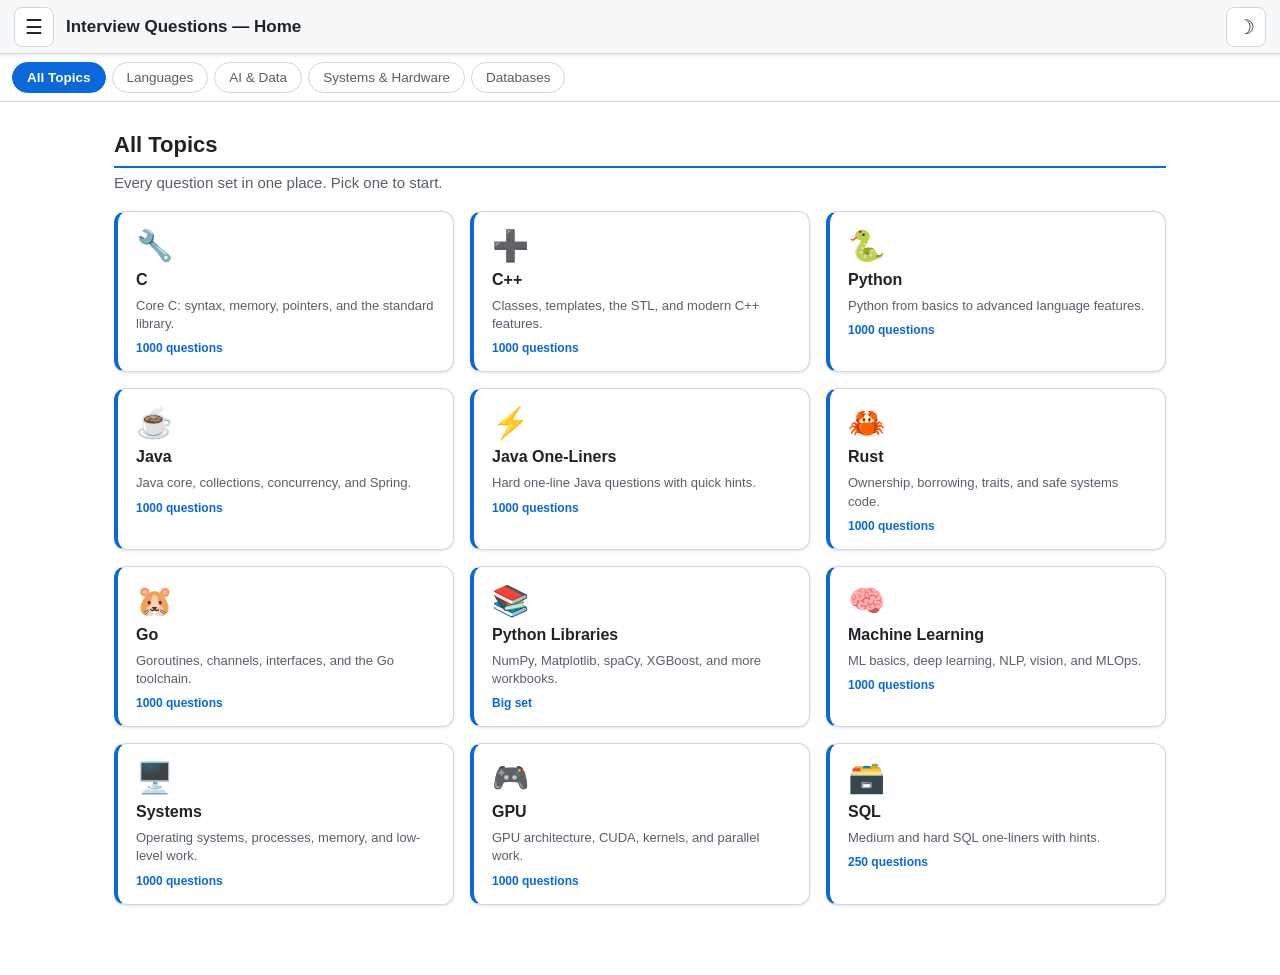
<file: index.html>
<!DOCTYPE html>
<html lang="en">
<head>
<meta charset="UTF-8">
<meta name="viewport" content="width=device-width, initial-scale=1.0">
<title>Interview Questions — Home</title>
<link rel="icon" type="image/png" href="images/favicon.png">
<style>
  :root {
    --bg: #ffffff;
    --fg: #1f2328;
    --muted: #57606a;
    --card-bg: #ffffff;
    --border: #d0d7de;
    --accent: #0969da;
    --accent-soft: #ddf4ff;
    --bar-bg: #f6f8fa;
    --shadow: rgba(27, 31, 36, 0.12);
  }
  html.dark {
    --bg: #0d1117;
    --fg: #e6edf3;
    --muted: #9198a1;
    --card-bg: #161b22;
    --border: #30363d;
    --accent: #58a6ff;
    --accent-soft: #12283f;
    --bar-bg: #161b22;
    --shadow: rgba(0, 0, 0, 0.5);
  }
  * { box-sizing: border-box; }
  body {
    margin: 0;
    font-family: -apple-system, BlinkMacSystemFont, "Segoe UI", Ubuntu, "Droid Sans", sans-serif;
    background: var(--bg);
    color: var(--fg);
    transition: background 0.2s ease, color 0.2s ease;
  }

  /* top bar */
  #topbar {
    position: fixed; top: 0; left: 0; right: 0; height: 54px;
    display: flex; align-items: center; gap: 12px; padding: 0 14px;
    background: var(--bar-bg); border-bottom: 1px solid var(--border);
    box-shadow: 0 1px 4px var(--shadow); z-index: 1000;
  }
  #title { flex: 1; font-size: 17px; font-weight: 600; white-space: nowrap; overflow: hidden; text-overflow: ellipsis; }
  .iconbtn {
    width: 40px; height: 40px; flex: 0 0 auto;
    display: flex; align-items: center; justify-content: center;
    font-size: 20px; line-height: 1; cursor: pointer;
    border: 1px solid var(--border); border-radius: 8px;
    background: var(--card-bg); color: var(--fg);
    transition: background 0.15s ease, transform 0.1s ease;
  }
  .iconbtn:hover { background: var(--accent-soft); }
  .iconbtn:active { transform: scale(0.94); }

  /* tab strip */
  #tabbar {
    position: fixed; top: 54px; left: 0; right: 0;
    display: flex; gap: 6px; padding: 8px 12px; overflow-x: auto;
    background: var(--bg); border-bottom: 1px solid var(--border);
    z-index: 999; scrollbar-width: thin;
  }
  #tabbar::-webkit-scrollbar { height: 8px; }
  #tabbar::-webkit-scrollbar-thumb { background: var(--border); border-radius: 4px; }
  .tab {
    flex: 0 0 auto; max-width: 260px; padding: 7px 14px; font-size: 13.5px;
    font-family: inherit; white-space: nowrap; cursor: pointer;
    border: 1px solid var(--border); border-radius: 999px;
    background: var(--card-bg); color: var(--muted); transition: all 0.15s ease;
  }
  .tab:hover { color: var(--fg); border-color: var(--accent); }
  .tab.active { background: var(--accent); border-color: var(--accent); color: #fff; font-weight: 600; }

  /* panels */
  main { padding: 128px 24px 70px; max-width: 1100px; margin: 0 auto; }
  .panel { display: none; animation: fade 0.25s ease; }
  .panel.active { display: block; }
  @keyframes fade { from { opacity: 0; transform: translateY(6px); } to { opacity: 1; transform: translateY(0); } }
  .lead { color: var(--muted); font-size: 15px; margin: 0 0 20px; }
  .panel h2 { margin: 4px 0 6px; font-size: 22px; border-bottom: 2px solid var(--accent); padding-bottom: 8px; }

  /* card grid */
  .grid { display: grid; grid-template-columns: repeat(auto-fill, minmax(260px, 1fr)); gap: 16px; }
  .card {
    display: flex; flex-direction: column; gap: 8px;
    padding: 16px 18px; text-decoration: none; color: inherit;
    background: var(--card-bg); border: 1px solid var(--border);
    border-left: 4px solid var(--accent); border-radius: 12px;
    box-shadow: 0 1px 3px var(--shadow); transition: transform 0.12s ease, box-shadow 0.12s ease, border-color 0.12s ease;
  }
  .card:hover { transform: translateY(-3px); box-shadow: 0 6px 16px var(--shadow); border-left-color: var(--accent); }
  .card .emoji { font-size: 30px; }
  .card .name { font-size: 16px; font-weight: 600; }
  .card .desc { font-size: 13px; color: var(--muted); line-height: 1.4; }
  .card .count { font-size: 12px; font-weight: 600; color: var(--accent); }

  /* drawer */
  #overlay { position: fixed; inset: 0; background: rgba(0,0,0,0.45); opacity: 0; visibility: hidden; transition: opacity 0.2s ease, visibility 0.2s ease; z-index: 1001; }
  #overlay.open { opacity: 1; visibility: visible; }
  #drawer {
    position: fixed; top: 0; left: 0; bottom: 0; width: 300px; max-width: 84vw;
    background: var(--bg); border-right: 1px solid var(--border);
    box-shadow: 2px 0 16px var(--shadow); transform: translateX(-105%);
    transition: transform 0.22s ease; z-index: 1002; display: flex; flex-direction: column;
  }
  #drawer.open { transform: translateX(0); }
  #drawer-head { padding: 16px 18px; font-size: 15px; font-weight: 600; border-bottom: 1px solid var(--border); }
  #drawer-list { list-style: none; margin: 0; padding: 8px; overflow-y: auto; }
  #drawer-list li { padding: 10px 14px; margin: 3px 0; border-radius: 8px; cursor: pointer; font-size: 14px; border: 1px solid transparent; }
  #drawer-list li:hover { background: var(--accent-soft); }
  #drawer-list li.active { background: var(--accent-soft); border-color: var(--accent); font-weight: 600; }
  #drawer-list li .num { display: inline-block; min-width: 22px; color: var(--accent); font-weight: 700; }

  /* phone layout: one column of cards, bigger tap targets, smaller heading */
  @media (max-width: 768px) {
    html, body { max-width: 100%; overflow-x: hidden; }
    main { padding: 122px 12px 50px; max-width: 100%; }
    .grid { grid-template-columns: 1fr; gap: 12px; }
    .panel h2 { font-size: 1.35rem; }
    .lead { font-size: 16px; line-height: 1.5; }
    .card { padding: 14px 16px; }
    .card .desc { font-size: 14px; }
    #topbar { gap: 8px; padding: 0 10px; }
    .iconbtn { width: 44px; height: 44px; }
    #title { min-width: 0; }
    .tab { padding: 10px 14px; }
    #drawer-list li { padding: 12px 14px; }
  }
  @media (max-width: 480px) {
    main { padding: 118px 10px 40px; }
    .panel h2 { font-size: 1.25rem; }
  }
</style>
</head>
<body>
<div id="topbar">
  <button id="hamburger" class="iconbtn" aria-label="Open menu">&#9776;</button>
  <div id="title">Interview Questions — Home</div>
  <button id="theme" class="iconbtn" aria-label="Toggle dark mode">&#9789;</button>
</div>
<nav id="tabbar"></nav>
<div id="overlay"></div>
<aside id="drawer">
  <div id="drawer-head">All Sections</div>
  <ul id="drawer-list"></ul>
</aside>
<main id="panels"></main>
<script>
(function () {
  // Every question set. "file" is the exact HTML file name in this folder.
  var FILES = [
    { file: "01 C_1000_Interview_Questions.html",                 emoji: "\uD83D\uDD27", name: "C",                 count: "1000 questions", desc: "Core C: syntax, memory, pointers, and the standard library.", tags: ["lang"] },
    { file: "02 Cpp_1000_Interview_Questions.html",               emoji: "\u2795",       name: "C++",               count: "1000 questions", desc: "Classes, templates, the STL, and modern C++ features.", tags: ["lang"] },
    { file: "03 Python_1000_Interview_Questions.html",            emoji: "\uD83D\uDC0D", name: "Python",            count: "1000 questions", desc: "Python from basics to advanced language features.", tags: ["lang"] },
    { file: "04 Java_1000_Interview_Questions.html",              emoji: "\u2615",       name: "Java",              count: "1000 questions", desc: "Java core, collections, concurrency, and Spring.", tags: ["lang"] },
    { file: "04A Java one-liner hard interview questions.html",   emoji: "\u26A1",       name: "Java One-Liners",   count: "1000 questions", desc: "Hard one-line Java questions with quick hints.", tags: ["lang"] },
    { file: "06 Rust_1000_Interview_Questions.html",              emoji: "\uD83E\uDD80", name: "Rust",              count: "1000 questions", desc: "Ownership, borrowing, traits, and safe systems code.", tags: ["lang"] },
    { file: "07 Go_1000_Interview_Questions.html",                emoji: "\uD83D\uDC39", name: "Go",                count: "1000 questions", desc: "Goroutines, channels, interfaces, and the Go toolchain.", tags: ["lang"] },
    { file: "05 Python_Libraries_1000_Interview_Questions.html",  emoji: "\uD83D\uDCDA", name: "Python Libraries",  count: "Big set",        desc: "NumPy, Matplotlib, spaCy, XGBoost, and more workbooks.", tags: ["data"] },
    { file: "09 Machine_Learning_1000_Interview_Questions.html",  emoji: "\uD83E\uDDE0", name: "Machine Learning",  count: "1000 questions", desc: "ML basics, deep learning, NLP, vision, and MLOps.", tags: ["data"] },
    { file: "08 System_developer_1000_Interview_Questions.html",  emoji: "\uD83D\uDDA5\uFE0F", name: "Systems",     count: "1000 questions", desc: "Operating systems, processes, memory, and low-level work.", tags: ["sys"] },
    { file: "10 GPU_1000_Interview_Questions.html",               emoji: "\uD83C\uDFAE", name: "GPU",               count: "1000 questions", desc: "GPU architecture, CUDA, kernels, and parallel work.", tags: ["sys"] },
    { file: "11 Medium Hard SQL one Liner Questions.html",        emoji: "\uD83D\uDDC3\uFE0F", name: "SQL",         count: "250 questions",  desc: "Medium and hard SQL one-liners with hints.", tags: ["db"] }
  ];

  // The tabs. Each tab shows the files whose tag matches (or all).
  var TABS = [
    { label: "All Topics",          lead: "Every question set in one place. Pick one to start.",        match: function () { return true; } },
    { label: "Languages",           lead: "Programming language questions.",                            match: function (f) { return f.tags.indexOf("lang") !== -1; } },
    { label: "AI & Data",           lead: "Machine learning and data library questions.",               match: function (f) { return f.tags.indexOf("data") !== -1; } },
    { label: "Systems & Hardware",  lead: "Operating systems, low-level, and GPU questions.",           match: function (f) { return f.tags.indexOf("sys") !== -1; } },
    { label: "Databases",           lead: "SQL and query questions.",                                   match: function (f) { return f.tags.indexOf("db") !== -1; } }
  ];

  var docEl = document.documentElement;
  try { if (localStorage.getItem("home-theme") === "dark") docEl.classList.add("dark"); } catch (e) {}

  var tabbar = document.getElementById("tabbar");
  var panels = document.getElementById("panels");
  var drawerList = document.getElementById("drawer-list");
  var drawer = document.getElementById("drawer");
  var overlay = document.getElementById("overlay");
  var burger = document.getElementById("hamburger");
  var themeBtn = document.getElementById("theme");

  var tabButtons = [], drawerItems = [];

  function card(f) {
    var a = document.createElement("a");
    a.className = "card";
    a.href = encodeURI(f.file);
    a.innerHTML =
      '<div class="emoji">' + f.emoji + '</div>' +
      '<div class="name">' + f.name + '</div>' +
      '<div class="desc">' + f.desc + '</div>' +
      '<div class="count">' + f.count + '</div>';
    return a;
  }

  TABS.forEach(function (t, idx) {
    var panel = document.createElement("section");
    panel.className = "panel";
    var h2 = document.createElement("h2"); h2.textContent = t.label; panel.appendChild(h2);
    var lead = document.createElement("p"); lead.className = "lead"; lead.textContent = t.lead; panel.appendChild(lead);
    var grid = document.createElement("div"); grid.className = "grid";
    FILES.filter(t.match).forEach(function (f) { grid.appendChild(card(f)); });
    panel.appendChild(grid);
    panels.appendChild(panel);

    var btn = document.createElement("button");
    btn.className = "tab"; btn.textContent = t.label; btn.title = t.label;
    btn.addEventListener("click", function () { activate(idx); });
    tabbar.appendChild(btn); tabButtons.push(btn);

    var li = document.createElement("li");
    var num = document.createElement("span"); num.className = "num"; num.textContent = (idx + 1);
    li.appendChild(num); li.appendChild(document.createTextNode(t.label));
    li.addEventListener("click", function () { activate(idx); closeDrawer(); });
    drawerList.appendChild(li); drawerItems.push(li);
  });

  var activeIndex = 0;
  function activate(i) {
    if (i < 0) i = TABS.length - 1;
    if (i >= TABS.length) i = 0;
    activeIndex = i;
    for (var k = 0; k < TABS.length; k++) {
      var on = (k === i);
      panels.children[k].classList.toggle("active", on);
      tabButtons[k].classList.toggle("active", on);
      drawerItems[k].classList.toggle("active", on);
    }
    var at = tabButtons[i];
    if (at && at.scrollIntoView) at.scrollIntoView({ block: "nearest", inline: "center" });
    window.scrollTo(0, 0);
    try { localStorage.setItem("home-tab", String(i)); } catch (e) {}
  }

  function openDrawer() { drawer.classList.add("open"); overlay.classList.add("open"); burger.innerHTML = "&#10005;"; }
  function closeDrawer() { drawer.classList.remove("open"); overlay.classList.remove("open"); burger.innerHTML = "&#9776;"; }
  burger.addEventListener("click", function () { drawer.classList.contains("open") ? closeDrawer() : openDrawer(); });
  overlay.addEventListener("click", closeDrawer);

  function paintTheme() { themeBtn.innerHTML = docEl.classList.contains("dark") ? "&#9728;" : "&#9789;"; }
  themeBtn.addEventListener("click", function () {
    docEl.classList.toggle("dark");
    try { localStorage.setItem("home-theme", docEl.classList.contains("dark") ? "dark" : "light"); } catch (e) {}
    paintTheme();
  });
  paintTheme();

  document.addEventListener("keydown", function (e) {
    var t = e.target;
    if (t && (t.tagName === "INPUT" || t.tagName === "TEXTAREA" || t.tagName === "SELECT" || t.isContentEditable)) return;
    if (e.key === "Escape") { closeDrawer(); return; }
    if (e.altKey || e.ctrlKey || e.metaKey) return;
    if (e.key === "ArrowRight") { activate(activeIndex + 1); e.preventDefault(); }
    else if (e.key === "ArrowLeft") { activate(activeIndex - 1); e.preventDefault(); }
  });

  var start = 0;
  try { var s = localStorage.getItem("home-tab"); if (s !== null && +s >= 0 && +s < TABS.length) start = +s; } catch (e) {}
  activate(start);
})();
</script>
</body>
</html>
</file>
